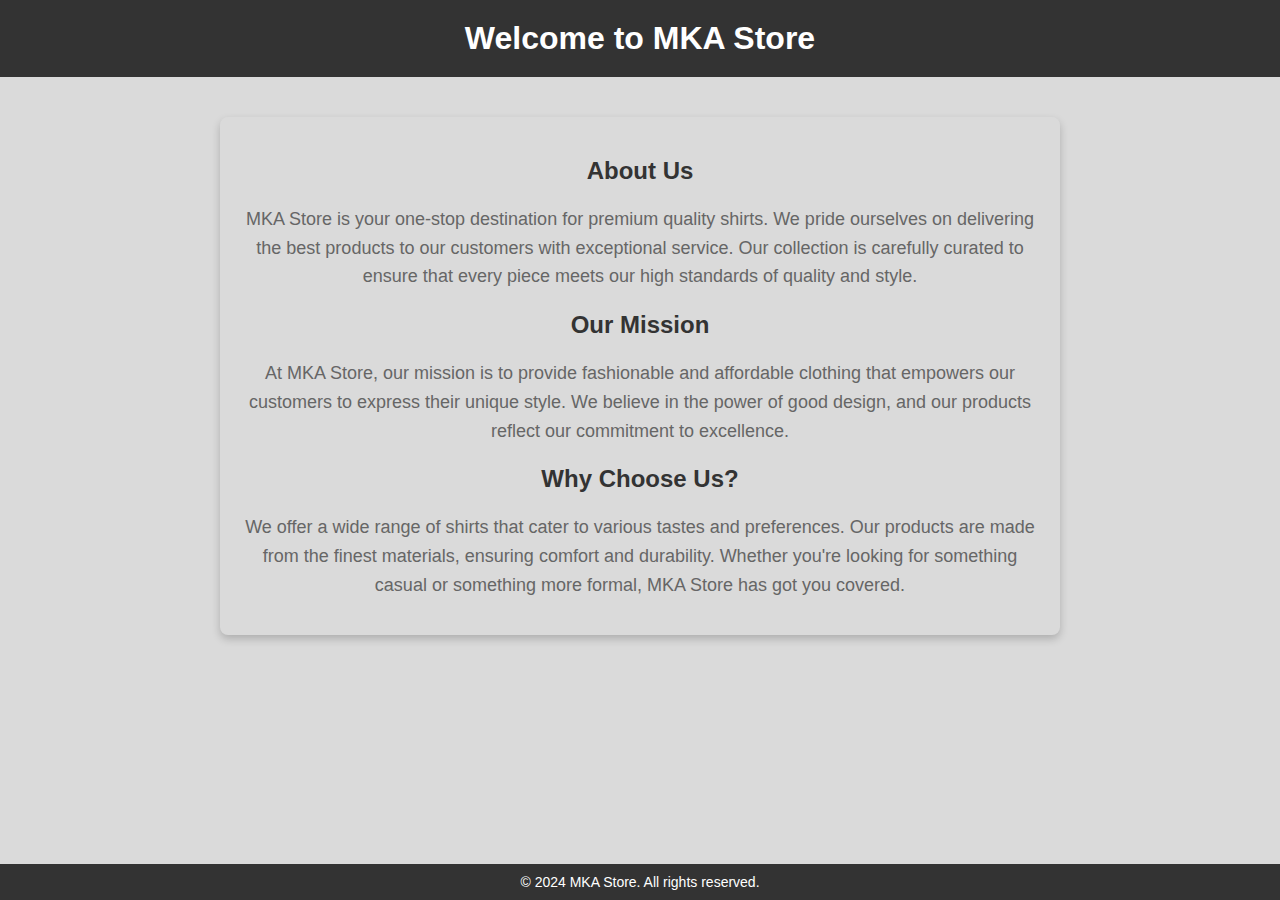
<file: About.html>
<!DOCTYPE html>
<html lang="en">
<head>
    <meta charset="UTF-8">
    <meta name="viewport" content="width=device-width, initial-scale=1.0">
    <title>About MKA Store</title>
    <style>
        body {
            font-family: Arial, sans-serif;
            background-color: #dadada;
            margin: 0;
            padding: 0;
            display: flex;
            flex-direction: column;
            align-items: center;
            text-align: center;
        }
        header {
            background-color: #333;
            color: #fff;
            width: 100%;
            padding: 20px 0;
        }
        header h1 {
            margin: 0;
        }
        .content {
            max-width: 800px;
            margin: 40px;
            padding: 20px;
            background-color: #dadada;
            border-radius: 8px;
            box-shadow: 0 4px 8px rgba(0, 0, 0, 0.2);
        }
        .content h2 {
            color: #333;
        }
        .content p {
            font-size: 18px;
            line-height: 1.6;
            color: #666;
            margin: 15px 0;
        }
        footer {
            background-color: #333;
            color: #fff;
            width: 100%;
            padding: 10px 0;
            position: fixed;
            bottom: 0;
            text-align: center;
        }
        footer p {
            margin: 0;
            font-size: 14px;
        }
    </style>
</head>
<body>

    <header>
        <h1>Welcome to MKA Store</h1>
    </header>

    <div class="content">
        <h2>About Us</h2>
        <p>MKA Store is your one-stop destination for premium quality shirts. We pride ourselves on delivering the best products to our customers with exceptional service. Our collection is carefully curated to ensure that every piece meets our high standards of quality and style.</p>
        
        <h2>Our Mission</h2>
        <p>At MKA Store, our mission is to provide fashionable and affordable clothing that empowers our customers to express their unique style. We believe in the power of good design, and our products reflect our commitment to excellence.</p>
        
        <h2>Why Choose Us?</h2>
        <p>We offer a wide range of shirts that cater to various tastes and preferences. Our products are made from the finest materials, ensuring comfort and durability. Whether you're looking for something casual or something more formal, MKA Store has got you covered.</p>
    </div>

    <footer>
        <p>&copy; 2024 MKA Store. All rights reserved.</p>
    </footer>

</body>
</html>
</file>
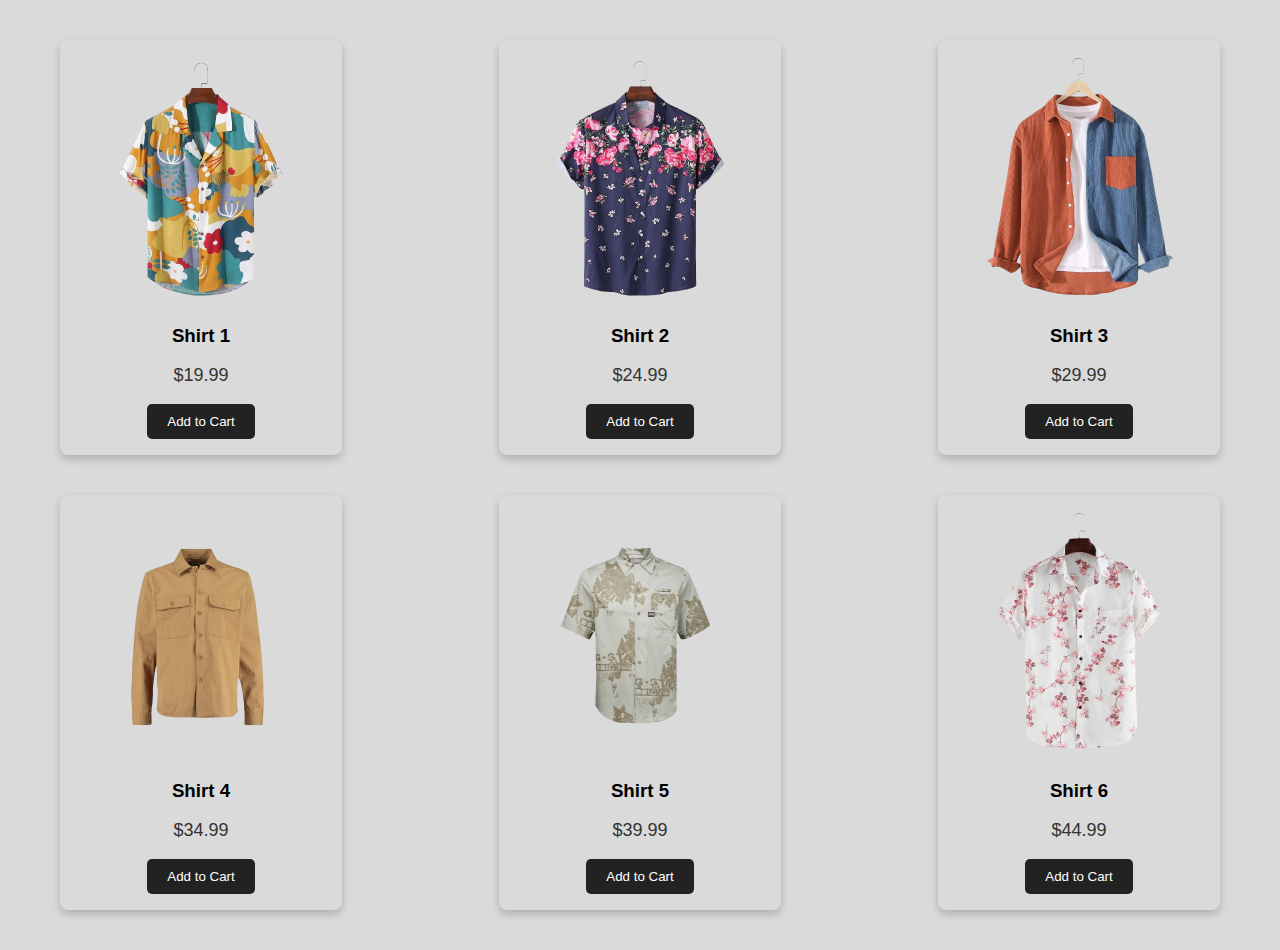
<file: product.html>
<!DOCTYPE html>
<html lang="en">
<head>
    <meta charset="UTF-8">
    <meta name="viewport" content="width=device-width, initial-scale=1.0">
    <title>Product Page</title>
    <style>
        body {
            font-family: Arial, sans-serif;
            background-color: #dadada;
            margin: 0;
            padding: 0;
            display: flex;
            justify-content: center;
            align-items: center;
            flex-wrap: wrap;
        }
        .container {
            max-width: 1200px;
            margin: 20px auto;
            display: flex;
            flex-wrap: wrap;
            justify-content: space-between;
        }
        .card {
            background-color: #dadada;

            border-radius: 8px;
            box-shadow: 0 4px 8px rgba(0, 0, 0, 0.2);
            margin: 20px;
            padding: 16px;
            text-align: center;
            width: 250px;
            transition: transform 0.3s ease;
        }
        .card img {
            max-width: 100%;
            border-radius: 8px;
        }
        .card h3 {
            margin: 15px 0;
        }
        .card p {
            font-size: 18px;
            color: #333;
        }
        .card button {
            padding: 10px 20px;
            background-color: #222;
            border: none;
            border-radius: 5px;
            color: #fff;
            cursor: pointer;
            transition: background-color 0.3s ease;
        }
        .card button:hover {
            background-color: #fff;
            color: black;
            border: 2px solid black;
        }
        .card:hover {
            transform: scale(1.05);
        }
    </style>
</head>
<body>

    <div class="container">
        <div class="card">
            <img src="a1.png" alt="Shirt 1">
            <h3>Shirt 1</h3>
            <p>$19.99</p>
            <button onclick="addToCart('Shirt 1', 19.99)">Add to Cart</button>
        </div>
        <div class="card">
            <img src="a2.png" alt="Shirt 2">
            <h3>Shirt 2</h3>
            <p>$24.99</p>
            <button onclick="addToCart('Shirt 2', 24.99)">Add to Cart</button>
        </div>
        <div class="card">
            <img src="a3.png" alt="Shirt 3">
            <h3>Shirt 3</h3>
            <p>$29.99</p>
            <button onclick="addToCart('Shirt 3', 29.99)">Add to Cart</button>
        </div>
        <div class="card">
            <img src="11.png" alt="Shirt 4">
            <h3>Shirt 4</h3>
            <p>$34.99</p>
            <button onclick="addToCart('Shirt 4', 34.99)">Add to Cart</button>
        </div>
        <div class="card">
            <img src="22.png" alt="Shirt 5">
            <h3>Shirt 5</h3>
            <p>$39.99</p>
            <button onclick="addToCart('Shirt 5', 39.99)">Add to Cart</button>
        </div>
        <div class="card">
            <img src="33.png" alt="Shirt 6">
            <h3>Shirt 6</h3>
            <p>$44.99</p>
            <button onclick="addToCart('Shirt 6', 44.99)">Add to Cart</button>
        </div>
       
      
    </div>

    <script>
        function addToCart(product, price) {
            alert(product + ' added to cart at $' + price);
        }
    </script>
    
</body>
</html>
</file>
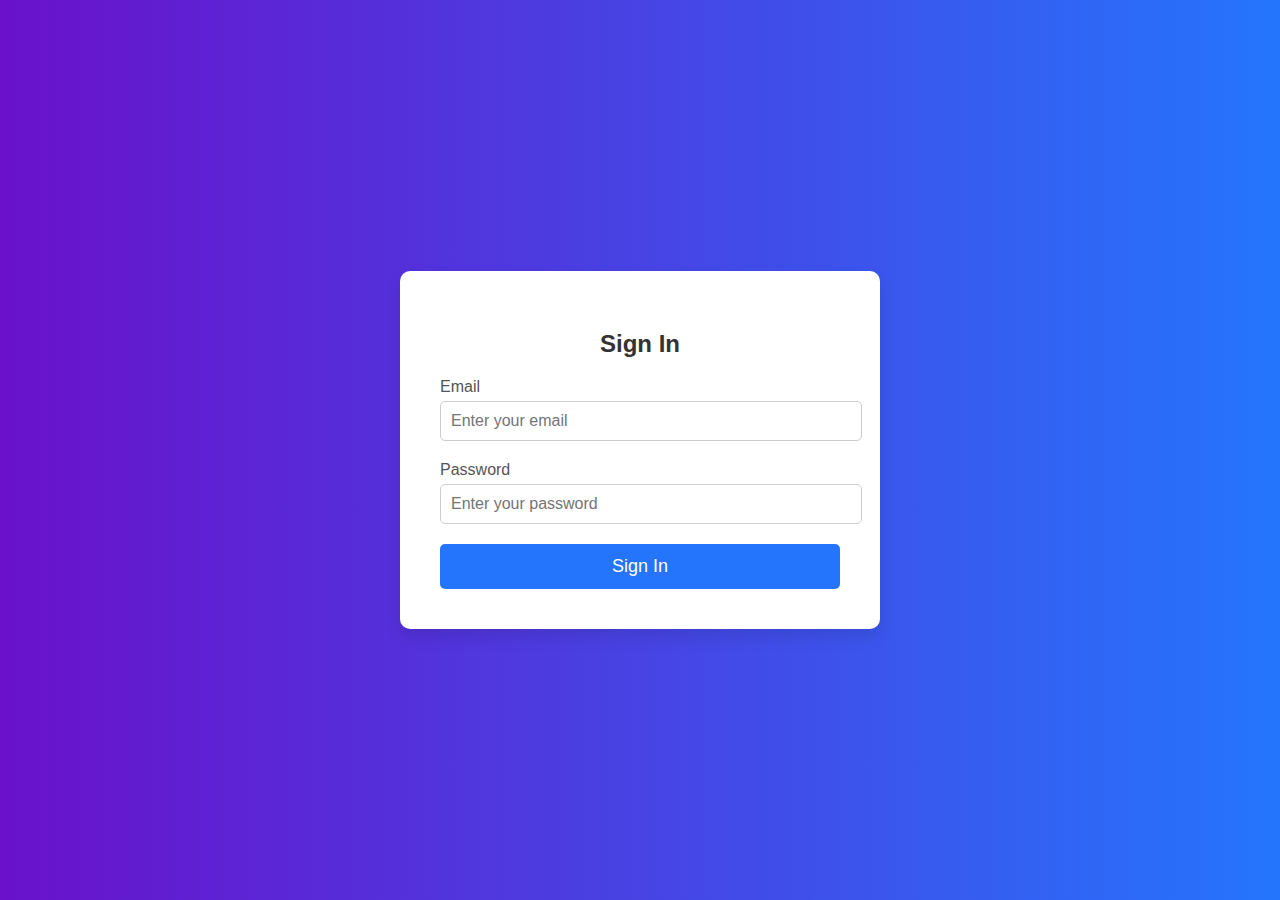
<file: signin.html>
<!DOCTYPE html>
<html lang="en">
<head>
    <meta charset="UTF-8">
    <meta name="viewport" content="width=device-width, initial-scale=1.0">
    <title>Sign In Form</title>
    <style>
        body {
            font-family: Arial, sans-serif;
            background: linear-gradient(to right, #6a11cb, #2575fc);
            height: 100vh;
            display: flex;
            justify-content: center;
            align-items: center;
            margin: 0;
        }

        .signin-form {
            background-color: #fff;
            padding: 40px;
            border-radius: 10px;
            box-shadow: 0 8px 16px rgba(0, 0, 0, 0.1);
            width: 100%;
            max-width: 400px;
        }

        .signin-form h2 {
            margin-bottom: 20px;
            font-size: 24px;
            color: #333;
            text-align: center;
        }

        .signin-form .form-group {
            margin-bottom: 20px;
        }

        .signin-form label {
            display: block;
            margin-bottom: 5px;
            color: #555;
        }

        .signin-form input[type="email"],
        .signin-form input[type="password"] {
            width: 100%;
            padding: 10px;
            border: 1px solid #ccc;
            border-radius: 5px;
            font-size: 16px;
        }

        .signin-form input[type="email"]:focus,
        .signin-form input[type="password"]:focus {
            border-color: #2575fc;
            outline: none;
        }

        .signin-form button {
            width: 100%;
            padding: 12px;
            border: none;
            border-radius: 5px;
            background-color: #2575fc;
            color: #fff;
            font-size: 18px;
            cursor: pointer;
            transition: background-color 0.3s ease;
        }

        .signin-form button:hover {
            background-color: #6a11cb;
        }

        .signin-form .error {
            color: red;
            font-size: 14px;
            margin-top: 10px;
            display: none;
        }
    </style>
</head>
<body>

    <div class="signin-form">
        <h2>Sign In</h2>
        <div class="form-group">
            <label for="email">Email</label>
            <input type="email" id="email" placeholder="Enter your email" required>
            <span class="error" id="emailError">Please enter a valid email.</span>
        </div>
        <div class="form-group">
            <label for="password">Password</label>
            <input type="password" id="password" placeholder="Enter your password" required>
            <span class="error" id="passwordError">Password must be at least 6 characters.</span>
        </div>
        <button id="signinBtn">Sign In</button>
    </div>

    <script>
        document.getElementById('signinBtn').addEventListener('click', function (event) {
            event.preventDefault();
            var email = document.getElementById('email').value;
            var password = document.getElementById('password').value;
            var emailError = document.getElementById('emailError');
            var passwordError = document.getElementById('passwordError');

            var emailIsValid = /^[^\s@]+@[^\s@]+\.[^\s@]+$/.test(email);
            var passwordIsValid = password.length >= 6;

            emailError.style.display = emailIsValid ? 'none' : 'block';
            passwordError.style.display = passwordIsValid ? 'none' : 'block';

            if (emailIsValid && passwordIsValid) {
                alert('Sign-in successful!');
            }
        });
    </script>

</body>
</html>
</file>
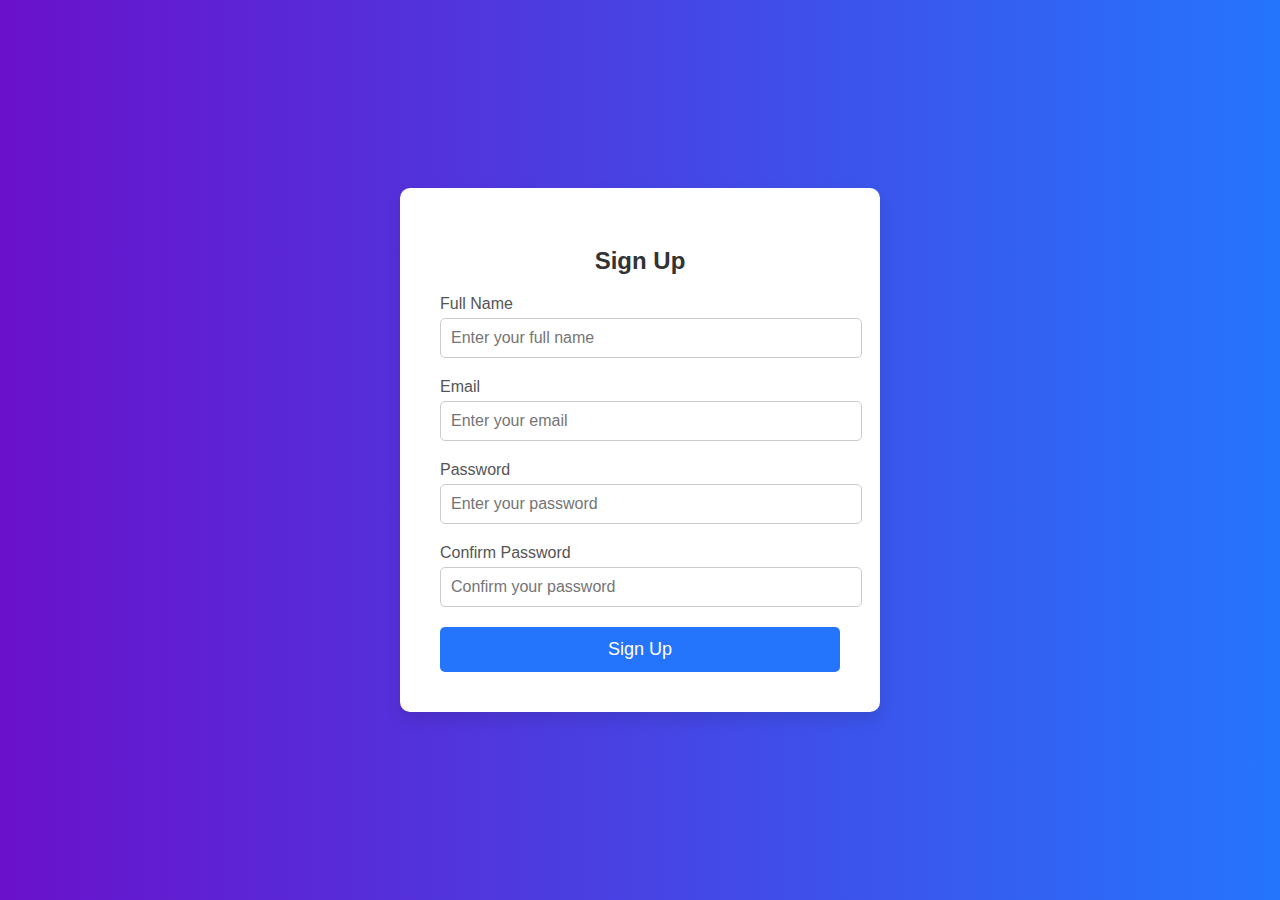
<file: signup.html>
<!DOCTYPE html>
<html lang="en">
<head>
    <meta charset="UTF-8">
    <meta name="viewport" content="width=device-width, initial-scale=1.0">
    <title>Sign Up Form</title>
    <style>
        body {
            font-family: Arial, sans-serif;
            background: linear-gradient(to right, #6a11cb, #2575fc);
            height: 100vh;
            display: flex;
            justify-content: center;
            align-items: center;
            margin: 0;
        }

        .form-container {
            background-color: #fff;
            padding: 40px;
            border-radius: 10px;
            box-shadow: 0 8px 16px rgba(0, 0, 0, 0.1);
            width: 100%;
            max-width: 400px;
        }

        .form-container h2 {
            margin-bottom: 20px;
            font-size: 24px;
            color: #333;
            text-align: center;
        }

        .form-container .form-group {
            margin-bottom: 20px;
        }

        .form-container label {
            display: block;
            margin-bottom: 5px;
            color: #555;
        }

        .form-container input[type="text"],
        .form-container input[type="email"],
        .form-container input[type="password"] {
            width: 100%;
            padding: 10px;
            border: 1px solid #ccc;
            border-radius: 5px;
            font-size: 16px;
        }

        .form-container input[type="text"]:focus,
        .form-container input[type="email"]:focus,
        .form-container input[type="password"]:focus {
            border-color: #2575fc;
            outline: none;
        }

        .form-container button {
            width: 100%;
            padding: 12px;
            border: none;
            border-radius: 5px;
            background-color: #2575fc;
            color: #fff;
            font-size: 18px;
            cursor: pointer;
            transition: background-color 0.3s ease;
        }

        .form-container button:hover {
            background-color: #6a11cb;
        }

        .form-container .error {
            color: red;
            font-size: 14px;
            margin-top: 10px;
            display: none;
        }
    </style>
</head>
<body>

    <div class="form-container">
        <h2>Sign Up</h2>
        <div class="form-group">
            <label for="fullname">Full Name</label>
            <input type="text" id="fullname" placeholder="Enter your full name" required>
            <span class="error" id="fullnameError">Please enter your full name.</span>
        </div>
        <div class="form-group">
            <label for="email">Email</label>
            <input type="email" id="email" placeholder="Enter your email" required>
            <span class="error" id="emailError">Please enter a valid email.</span>
        </div>
        <div class="form-group">
            <label for="password">Password</label>
            <input type="password" id="password" placeholder="Enter your password" required>
            <span class="error" id="passwordError">Password must be at least 6 characters.</span>
        </div>
        <div class="form-group">
            <label for="confirmPassword">Confirm Password</label>
            <input type="password" id="confirmPassword" placeholder="Confirm your password" required>
            <span class="error" id="confirmPasswordError">Passwords must match.</span>
        </div>
        <button id="signupBtn">Sign Up</button>
    </div>

    <script>
        document.getElementById('signupBtn').addEventListener('click', function (event) {
            event.preventDefault();

            var fullname = document.getElementById('fullname').value;
            var email = document.getElementById('email').value;
            var password = document.getElementById('password').value;
            var confirmPassword = document.getElementById('confirmPassword').value;

            var fullnameError = document.getElementById('fullnameError');
            var emailError = document.getElementById('emailError');
            var passwordError = document.getElementById('passwordError');
            var confirmPasswordError = document.getElementById('confirmPasswordError');

            var fullnameIsValid = fullname.trim().length > 0;
            var emailIsValid = /^[^\s@]+@[^\s@]+\.[^\s@]+$/.test(email);
            var passwordIsValid = password.length >= 6;
            var passwordsMatch = password === confirmPassword;

            fullnameError.style.display = fullnameIsValid ? 'none' : 'block';
            emailError.style.display = emailIsValid ? 'none' : 'block';
            passwordError.style.display = passwordIsValid ? 'none' : 'block';
            confirmPasswordError.style.display = passwordsMatch ? 'none' : 'block';

            if (fullnameIsValid && emailIsValid && passwordIsValid && passwordsMatch) {
                alert('Sign-up successful!');
            }
        });
    </script>

</body>
</html>
</file>
